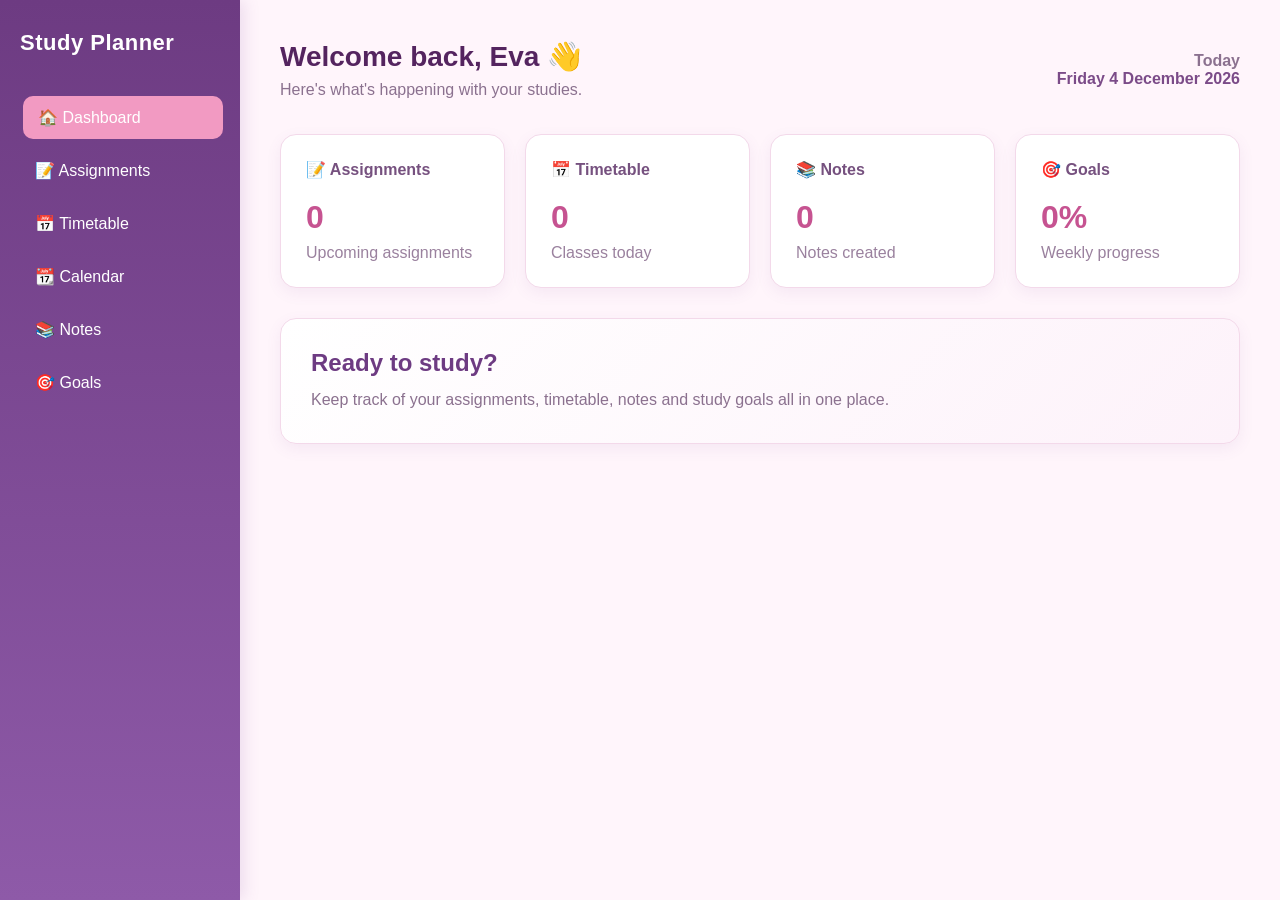
<file: index.html>
<!DOCTYPE html>
<html lang="en">

<head>
    <meta charset="UTF-8">
    <meta name="viewport" content="width=device-width, initial-scale=1.0">

    <title>Student Study Planner</title>

    <link rel="stylesheet" href="css/style.css">
</head>

<body>

    <div class="app">

        <!-- Sidebar -->
        <aside class="sidebar">

            <h1>Study Planner</h1>

            <nav>
                <a href="#" class="active">🏠 Dashboard</a>
                <a href="#">📝 Assignments</a>
                <a href="#">📅 Timetable</a>
                <a href="#">📆 Calendar</a>
                <a href="#">📚 Notes</a>
                <a href="#">🎯 Goals</a>
            </nav>

        </aside>


        <!-- Main content -->
        <main class="main-content">

            <header class="header">

                <div>
                    <h2>Welcome back, Eva 👋</h2>
                    <p>Here's what's happening with your studies.</p>
                </div>

                <div class="date">
                    <p>Today</p>
                    <strong id="current-date"></strong>
                </div>

            </header>


            <!-- Dashboard cards -->
            <section class="dashboard-grid">

                <div class="card">
                    <h3>📝 Assignments</h3>
                    <p class="number">0</p>
                    <p>Upcoming assignments</p>
                </div>

                <div class="card">
                    <h3>📅 Timetable</h3>
                    <p class="number">0</p>
                    <p>Classes today</p>
                </div>

                <div class="card">
                    <h3>📚 Notes</h3>
                    <p class="number">0</p>
                    <p>Notes created</p>
                </div>

                <div class="card">
                    <h3>🎯 Goals</h3>
                    <p class="number">0%</p>
                    <p>Weekly progress</p>
                </div>

            </section>


            <!-- Welcome section -->
            <section class="welcome">

                <h2>Ready to study?</h2>

                <p>
                    Keep track of your assignments, timetable,
                    notes and study goals all in one place.
                </p>

            </section>

        </main>

    </div>


    <script src="js/app.js"></script>

</body>

</html>
</file>
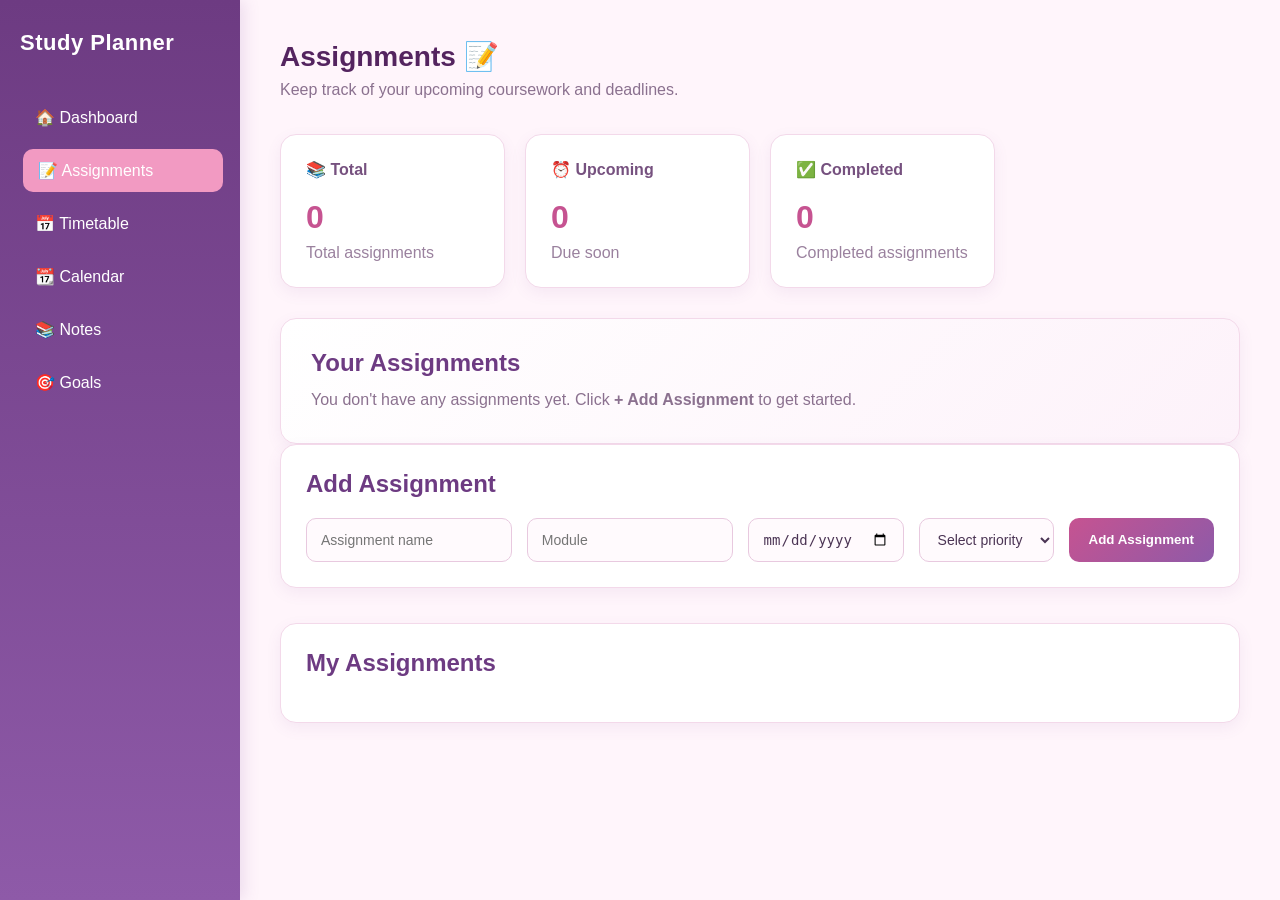
<file: assignments.html>
<!DOCTYPE html>
<html lang="en">

<head>
    <meta charset="UTF-8">
    <meta name="viewport" content="width=device-width, initial-scale=1.0">

    <title>Assignments | Student Study Planner</title>

    <link rel="stylesheet" href="css/style.css">
</head>

<body>

    <div class="app">

        <!-- Sidebar -->
        <aside class="sidebar">

            <h1>Study Planner</h1>

            <nav>
                <a href="index.html">🏠 Dashboard</a>
                <a href="assignments.html" class="active">📝 Assignments</a>
                <a href="#">📅 Timetable</a>
                <a href="#">📆 Calendar</a>
                <a href="#">📚 Notes</a>
                <a href="#">🎯 Goals</a>
            </nav>

        </aside>

        <!-- Main content -->
        <main class="main-content">

            <header class="header">

                <div>
                    <h2>Assignments 📝</h2>
                    <p>Keep track of your upcoming coursework and deadlines.</p>
                </div>


            </header>

            <!-- Assignment summary -->
            <section class="dashboard-grid">

                <div class="card">
                    <h3>📚 Total</h3>
                    <p class="number" id="totalAssignments">0</p>
                    <p>Total assignments</p>
                </div>

                <div class="card">
                    <h3>⏰ Upcoming</h3>
                    <p class="number" id="upcomingAssignments">0</p>
                    <p>Due soon</p>
                </div>

                <div class="card">
                    <h3>✅ Completed</h3>
                    <p class="number" id="completedAssignments">0</p>
                    <p>Completed assignments</p>
                </div>

            </section>

            <!-- Assignments list -->
            <section class="welcome">

                <h2>Your Assignments</h2>

                <p>
                    You don't have any assignments yet.
                    Click <strong>+ Add Assignment</strong> to get started.
                </p>

            </section>

<section class="assignment-section">
    <h2>Add Assignment</h2>

    <form id="assignmentForm">
        <input type="text" id="assignmentName" placeholder="Assignment name" required>

        <input type="text" id="assignmentModule" placeholder="Module" required>

        <input type="date" id="assignmentDate" required>

        <select id="assignmentPriority" required>
            <option value="">Select priority</option>
            <option value="High">High</option>
            <option value="Medium">Medium</option>
            <option value="Low">Low</option>
        </select>

        <button type="submit">Add Assignment</button>
    </form>
</section>

<section class="assignment-section">
    <h2>My Assignments</h2>

    <div id="assignmentList"></div>
</section>


        </main>

    </div>

<script src="js/assignments.js"></script>

</body>

</html>
</file>
<file: css/style.css>
* {
    margin: 0;
    padding: 0;
    box-sizing: border-box;
}

body {
    font-family: Arial, Helvetica, sans-serif;
    background-color: #fff5fb;
    color: #3b2447;
}

.app {
    display: flex;
    min-height: 100vh;
}


/* =========================
   Sidebar
   ========================= */

.sidebar {
    width: 240px;
    background: linear-gradient(180deg, #6d3b82, #8e5aa8);
    color: white;
    padding: 30px 20px;
    box-shadow: 4px 0 15px rgba(126, 76, 153, 0.15);
}

.sidebar h1 {
    font-size: 22px;
    margin-bottom: 40px;
    letter-spacing: 0.5px;
}

.sidebar nav {
    display: flex;
    flex-direction: column;
    gap: 10px;
}

.sidebar nav a {
    color: white;
    text-decoration: none;
    padding: 12px 15px;
    border-radius: 10px;
    transition: all 0.2s ease;
}

.sidebar nav a:hover,
.sidebar nav a.active {
    background-color: #f29ac2;
    color: white;
    transform: translateX(3px);
}


/* =========================
   Main content
   ========================= */

.main-content {
    flex: 1;
    padding: 40px;
}


/* =========================
   Header
   ========================= */

.header {
    display: flex;
    justify-content: space-between;
    align-items: center;
    margin-bottom: 35px;
}

.header h2 {
    font-size: 28px;
    margin-bottom: 8px;
    color: #54245f;
}

.header p {
    color: #8b718f;
}

.date {
    text-align: right;
    color: #7b4b88;
    font-weight: 600;
}


/* =========================
   Dashboard cards
   ========================= */

.dashboard-grid {
    display: grid;
    grid-template-columns: repeat(4, 1fr);
    gap: 20px;
}

.card {
    background-color: white;
    padding: 25px;
    border-radius: 16px;
    border: 1px solid #f3d9ea;
    box-shadow: 0 5px 15px rgba(126, 76, 153, 0.08);
    transition: transform 0.2s ease, box-shadow 0.2s ease;
}

.card:hover {
    transform: translateY(-3px);
    box-shadow: 0 8px 20px rgba(126, 76, 153, 0.14);
}

.card h3 {
    font-size: 16px;
    margin-bottom: 20px;
    color: #76517f;
}

.card .number {
    font-size: 32px;
    font-weight: bold;
    margin-bottom: 8px;
    color: #c65391;
}

.card p:last-child {
    color: #9a819e;
}


/* =========================
   Welcome section
   ========================= */

.welcome {
    margin-top: 30px;
    background: linear-gradient(135deg, #ffffff, #fdf2fa);
    padding: 30px;
    border-radius: 16px;
    border: 1px solid #f3d9ea;
    box-shadow: 0 5px 15px rgba(126, 76, 153, 0.08);
}

.welcome h2 {
    margin-bottom: 10px;
    color: #6d3b82;
}

.welcome p {
    color: #8b718f;
    line-height: 1.6;
}

/* =========================
   Assignments
   ========================= */

   .assignment-section {
    background-color: white; 
    padding: 25px;
    margin-bottom: 35px;
    border-radius: 16px;
    border: 1px solid #f3d9ea;
    box-shadow: 0 5px 15px rgba(126, 76, 153, 0.08);
}

.assignment-section h2 {
    color: #6d3b82;
    margin-bottom: 20px;
}


/* Assignment form */

#assignmentForm {
    display: flex;
    flex-wrap: wrap;
    gap: 15px;
}

#assignmentForm input,
#assignmentForm select {
    padding: 12px 14px;
    border: 1px solid #e8c9df;
    border-radius: 10px;
    font-size: 14px;
    color: #4b3454;
    background-color: #fffafd;
    outline: none;
}

#assignmentForm input:focus,
#assignmentForm select:focus {
    border-color: #c65391;
    box-shadow: 0 0 0 3px rgba(198, 83, 145, 0.1);
}

#assignmentForm input[type="text"] {
    flex: 1;
    min-width: 200px;
}


/* Add assignment button */

#assignmentForm button {
    padding: 12px 20px;
    border: none;
    border-radius: 10px;
    background: linear-gradient(135deg, #c65391, #8e5aa8);
    color: white;
    font-weight: bold;
    cursor: pointer;
    transition: all 0.2s ease;
}

#assignmentForm button:hover {
    transform: translateY(-2px);
    box-shadow: 0 5px 12px rgba(142, 90, 168, 0.25);
}


/* Assignment cards */

.assignment-card {
    background: linear-gradient(135deg, #fffafd, #fdf2fa);
    padding: 20px;
    margin-bottom: 15px;
    border-radius: 14px;
    border-left: 5px solid #c65391;
    border-top: 1px solid #f3d9ea;
    border-right: 1px solid #f3d9ea;
    border-bottom: 1px solid #f3d9ea;
    box-shadow: 0 3px 10px rgba(126, 76, 153, 0.06);
}

.assignment-card h3 {
    margin-top: 0;
    margin-bottom: 10px;
    color: #6d3b82;
}

.assignment-card p {
    margin: 6px 0;
    color: #8b718f;
}

.assignment-card strong {
    color: #6d3b82;
}
</file>
